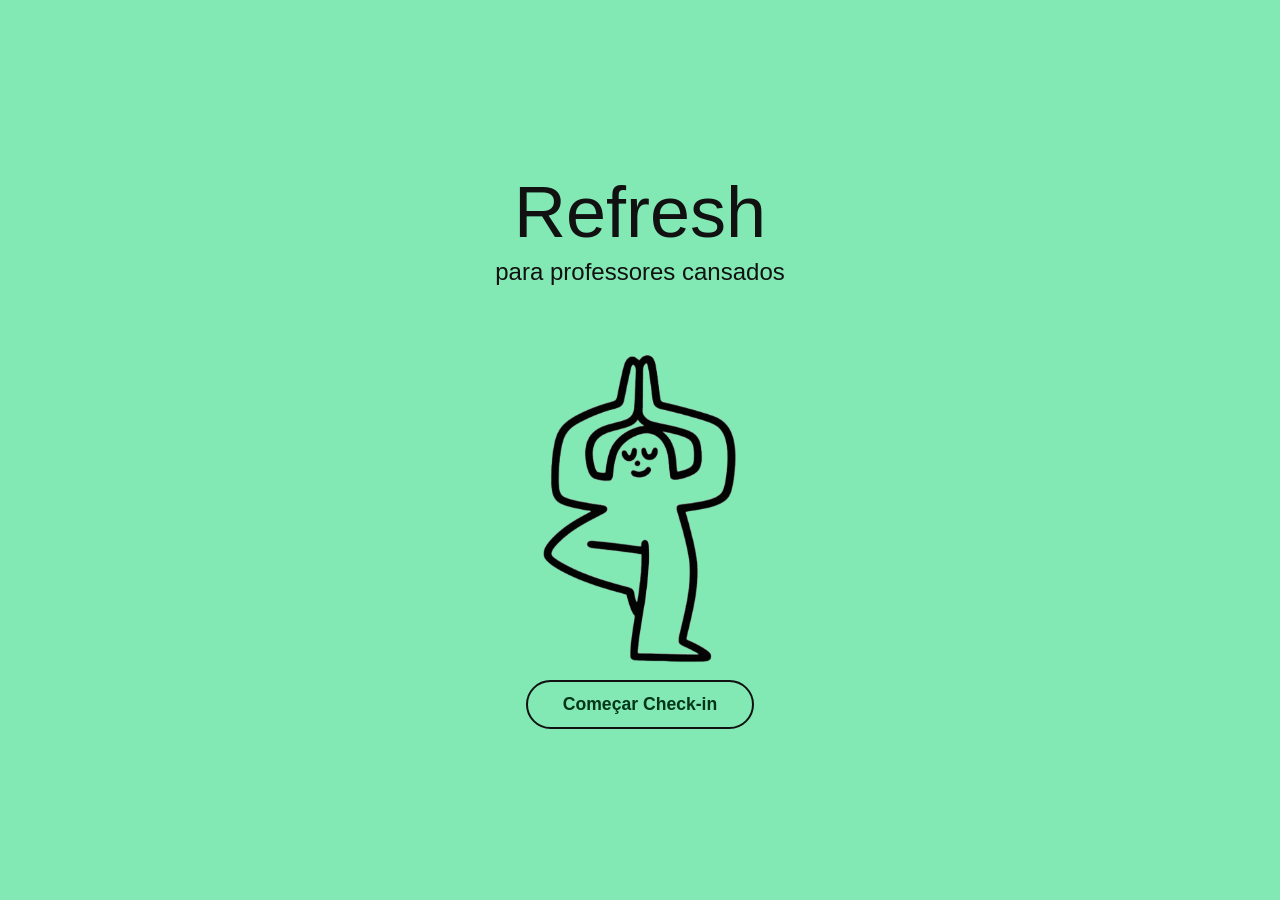
<file: index.html>
<!DOCTYPE html>
<html lang="en">
<head>
    <meta charset="UTF-8">
    <meta name="viewport" content="width=device-width, initial-scale=1.0">
    
    <title>Refresh</title>

    <link rel="stylesheet" href="estilo.css">

</head>
<body>

    <main class="tela-centralizada">
    <h1 class="logo-titulo">Refresh</h1>
    <p class="logo-subtitulo">para professores cansados</p>
    
    <!-- 🌟 ENVELOPE ESTES DOIS ELEMENTOS AQUI: -->
    <div class="bloco-principal">
        <img src="imagens/ImagemLogo.png" alt="Ilustração Refresh" class="logo-imagem">
        <button id="btn-iniciar" class="botao-partida">Começar Check-in</button>
    </div>
</main>


<!-- Modal de humor -->
<dialog id="modal-humor" class="modal">
    <div class="modal-conteudo">
        <h2>Como você está se sentindo hoje?</h2>
        <p>Escolha a opção que melhor descreve seu humor atual:</p>
        
        <div class="opcoes-humor">
            <button class="btn-humor bem" data-humor="bem">
                <span class="emoji">😊</span> Bem
            </button>
            <button class="btn-humor mais-ou-menos" data-humor="medio">
                <span class="emoji">😐</span> Mais ou menos
            </button>
            <button class="btn-humor mal" data-humor="mal">
                <span class="emoji">😢</span> Mal
            </button>
        </div>
        
        <button id="btn-fechar" class="btn-fechar">Fechar</button>
    </div>
</dialog>







<script src="script.js"></script>
</body>
</html>
</file>
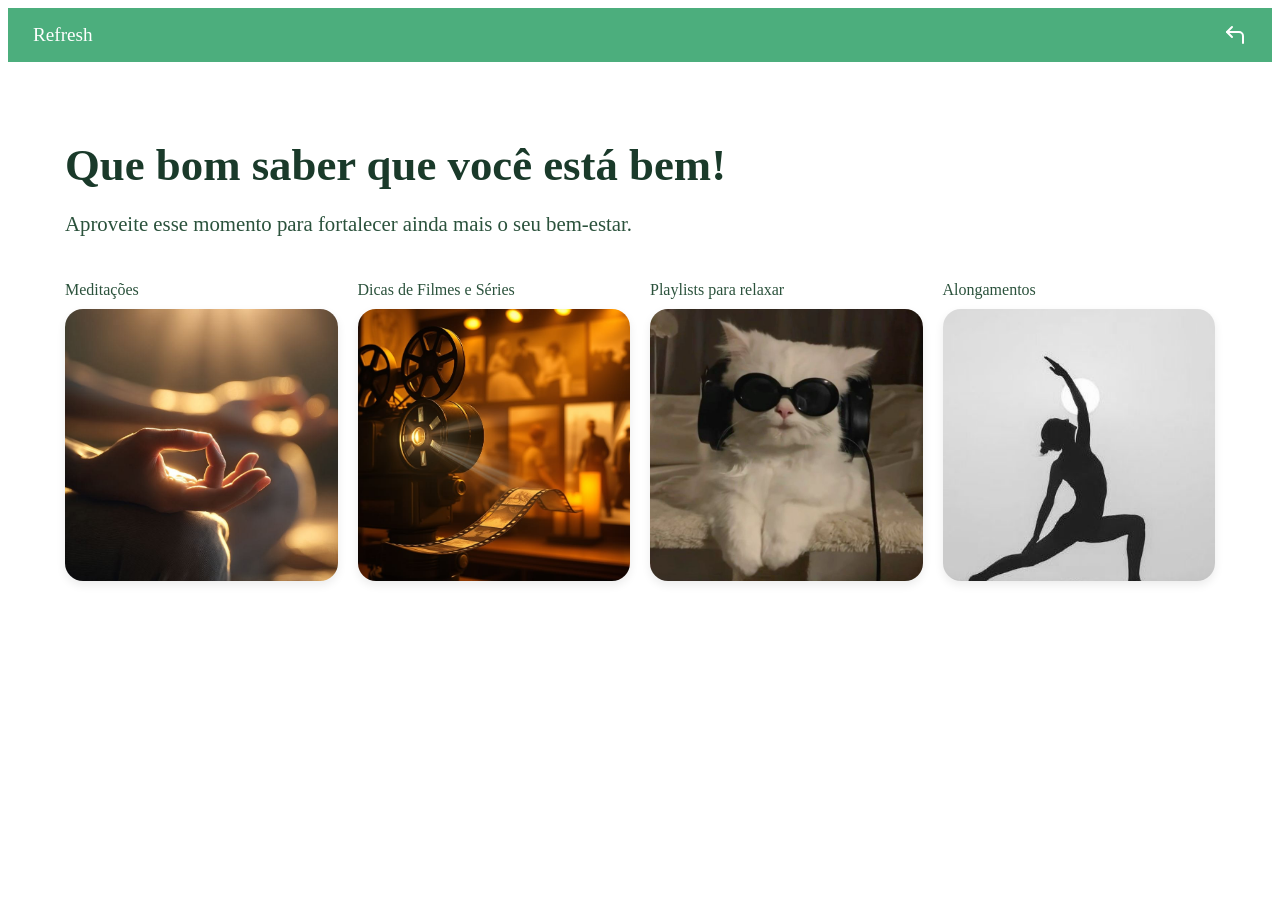
<file: bem.html>
<!DOCTYPE html>
<html lang="pt-BR">
<head>
    <meta charset="UTF-8">
    <meta name="viewport" content="width=device-width, initial-scale=1.0">
    <title>Refresh - Bem-estar</title>
    <link rel="stylesheet" href="humores.css">
</head>
<body>

    <section class="tela-conteudo">
        <!-- Barra Superior -->
        <header class="barra-superior">
            <span class="app-titulo">Refresh</span>
            <!-- O botão de voltar agora é um link simples para a index -->
            <a href="index.html" class="btn-icone-voltar">
                <svg width="24" height="24" viewBox="0 0 24 24" fill="none" stroke="currentColor" stroke-width="2" stroke-linecap="round" stroke-linejoin="round"><path d="M9 14 4 9l5-5"/><path d="M20 20v-7a4 4 0 0 0-4-4H4"/></svg>
            </a>
        </header>

        <!-- Conteúdo Principal -->
        <div class="container-feliz">
            <h1 class="titulo-feliz">Que bom saber que você está bem!</h1>
            <p class="subtitulo-feliz">Aproveite esse momento para fortalecer ainda mais o seu bem-estar.</p>

            <div class="grade-opcoes">
                
                <div class="card-opcao">
                    <a href="https://youtube.com/playlist?list=PLJrVwnnn3RFTD_tnHK1CdqtpLkge8j5H5&si=4eaI9Ne_WtefR90n
" target="_blank" class="card-opcao link-direto">
                    <span class="rotulo-opcao">Meditações</span>
                    <div class="wrapper-imagem">
                        <img src="imagens/meditacao.jpg" alt="Meditações">
                    </div>
                    </a>
                </div>

                <div class="card-opcao">
                    <a href="dicas.html" class="card-opcao link-direto">
    <span class="rotulo-opcao">Dicas de Filmes e Séries</span>
    <div class="wrapper-imagem"><img src="imagens/dicas.jpg" alt="Dicas"></div>
                    </a>
                </div>

                <div class="card-opcao">
                    <a href="playlists.html" class="card-opcao link-direto">
    <span class="rotulo-opcao">Playlists para relaxar</span>
    <div class="wrapper-imagem"><img src="imagens/playlists.jpg" alt="Playlists"></div>
                    </a>
                </div>

                <div class="card-opcao">
                     <a href="https://www.youtube.com/watch?v=Bx2BTrQr-jk&list=PLzCKyqtMEXQ4UocM6k1JszAoHnl11kXhB" target="_blank" class="card-opcao link-direto">
                    <span class="rotulo-opcao">Alongamentos</span>
                    <div class="wrapper-imagem"><img src="imagens/alongamentos.jpg" alt="Alongamentos"></div>
                </div>
                
            </div>
        </div>
    </section>

</body>
</html>
</file>
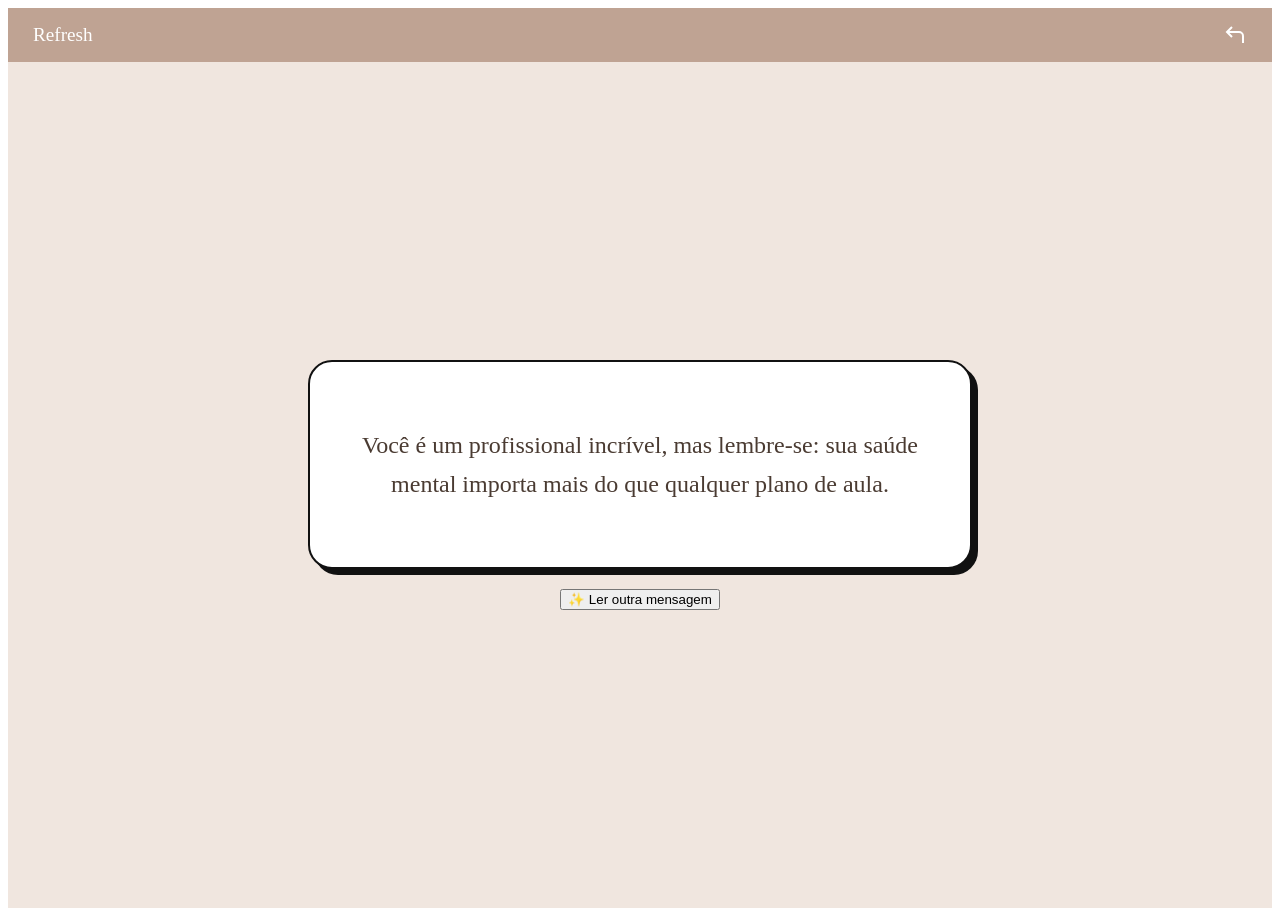
<file: conforto.html>
<!DOCTYPE html>
<html lang="pt-BR">
<head>
    <meta charset="UTF-8">
    <meta name="viewport" content="width=device-width, initial-scale=1.0">
    <title>Recados Acolhedores</title>
    <link rel="stylesheet" href="humores.css">
</head>
<body>
    <section class="tela-conteudo tom-neutro">
        <header class="barra-superior superior-neutro">
            <span class="app-titulo">Refresh</span>
            <a href="medio.html" class="btn-icone-voltar" style="display: flex; text-decoration: none;">
                <svg width="24" height="24" viewBox="0 0 24 24" fill="none" stroke="currentColor" stroke-width="2"><path d="M9 14 4 9l5-5"/><path d="M20 20v-7a4 4 0 0 0-4-4H4"/></svg>
            </a>
        </header>

        <div class="container-recados">
            <!-- Balão de Texto Estilo Ilustração -->
            <div class="balao-recado">
                <p id="texto-recado">Carregando uma mensagem carinhosa para você...</p>
            </div>

            <!-- Botão para sortear nova frase -->
            <button id="btn-novo-recado" class="botao-partida">
                ✨ Ler outra mensagem
            </button>
        </div>
    </section>

    <script>
        // Lista com as frases (você pode adicionar quantas quiser aqui!)
        const frasesAcolhedoras = [
            "Você é um profissional incrível, mas lembre-se: sua saúde mental importa mais do que qualquer plano de aula.",
            "Respire fundo. O que você não conseguiu resolver hoje, pode esperar pelo amanhã.",
            "Sua dedicação transforma vidas, mas você também precisa de cuidado. Tire um momento só seu hoje.",
            "Tudo bem não estar 100% o tempo todo. Você está fazendo o seu melhor com a energia que tem agora.",
            "Educar é um ato de amor, e o primeiro ato de amor deve ser com você mesmo. Descanse.",
            "Seus limites merecem respeito. Dizer 'não' para uma demanda extra é dizer 'sim' para o seu bem-estar.",
            "Lembre-se de comemorar as pequenas vitórias do dia, mesmo que tenha sido apenas sobreviver a uma aula difícil."
        ];

        const textoRecado = document.getElementById('texto-recado');
        const btnNovoRecado = document.getElementById('btn-novo-recado');

        // Função para sortear uma frase sem repetir a atual imediatamente
        let ultimaFraseIndex = -1;
        
        function sortearFrase() {
            let novoIndex;
            do {
                novoIndex = Math.floor(Math.random() * frasesAcolhedoras.length);
            } while (novoIndex === ultimaFraseIndex && frasesAcolhedoras.length > 1);
            
            ultimaFraseIndex = novoIndex;
            textoRecado.innerText = frasesAcolhedoras[novoIndex];
        }

        // Sorteia uma frase assim que a página abre
        window.addEventListener('DOMContentLoaded', sortearFrase);

        // Sorteia uma nova frase ao clicar no botão
        btnNovoRecado.addEventListener('click', sortearFrase);
    </script>
</body>
</html>
</file>
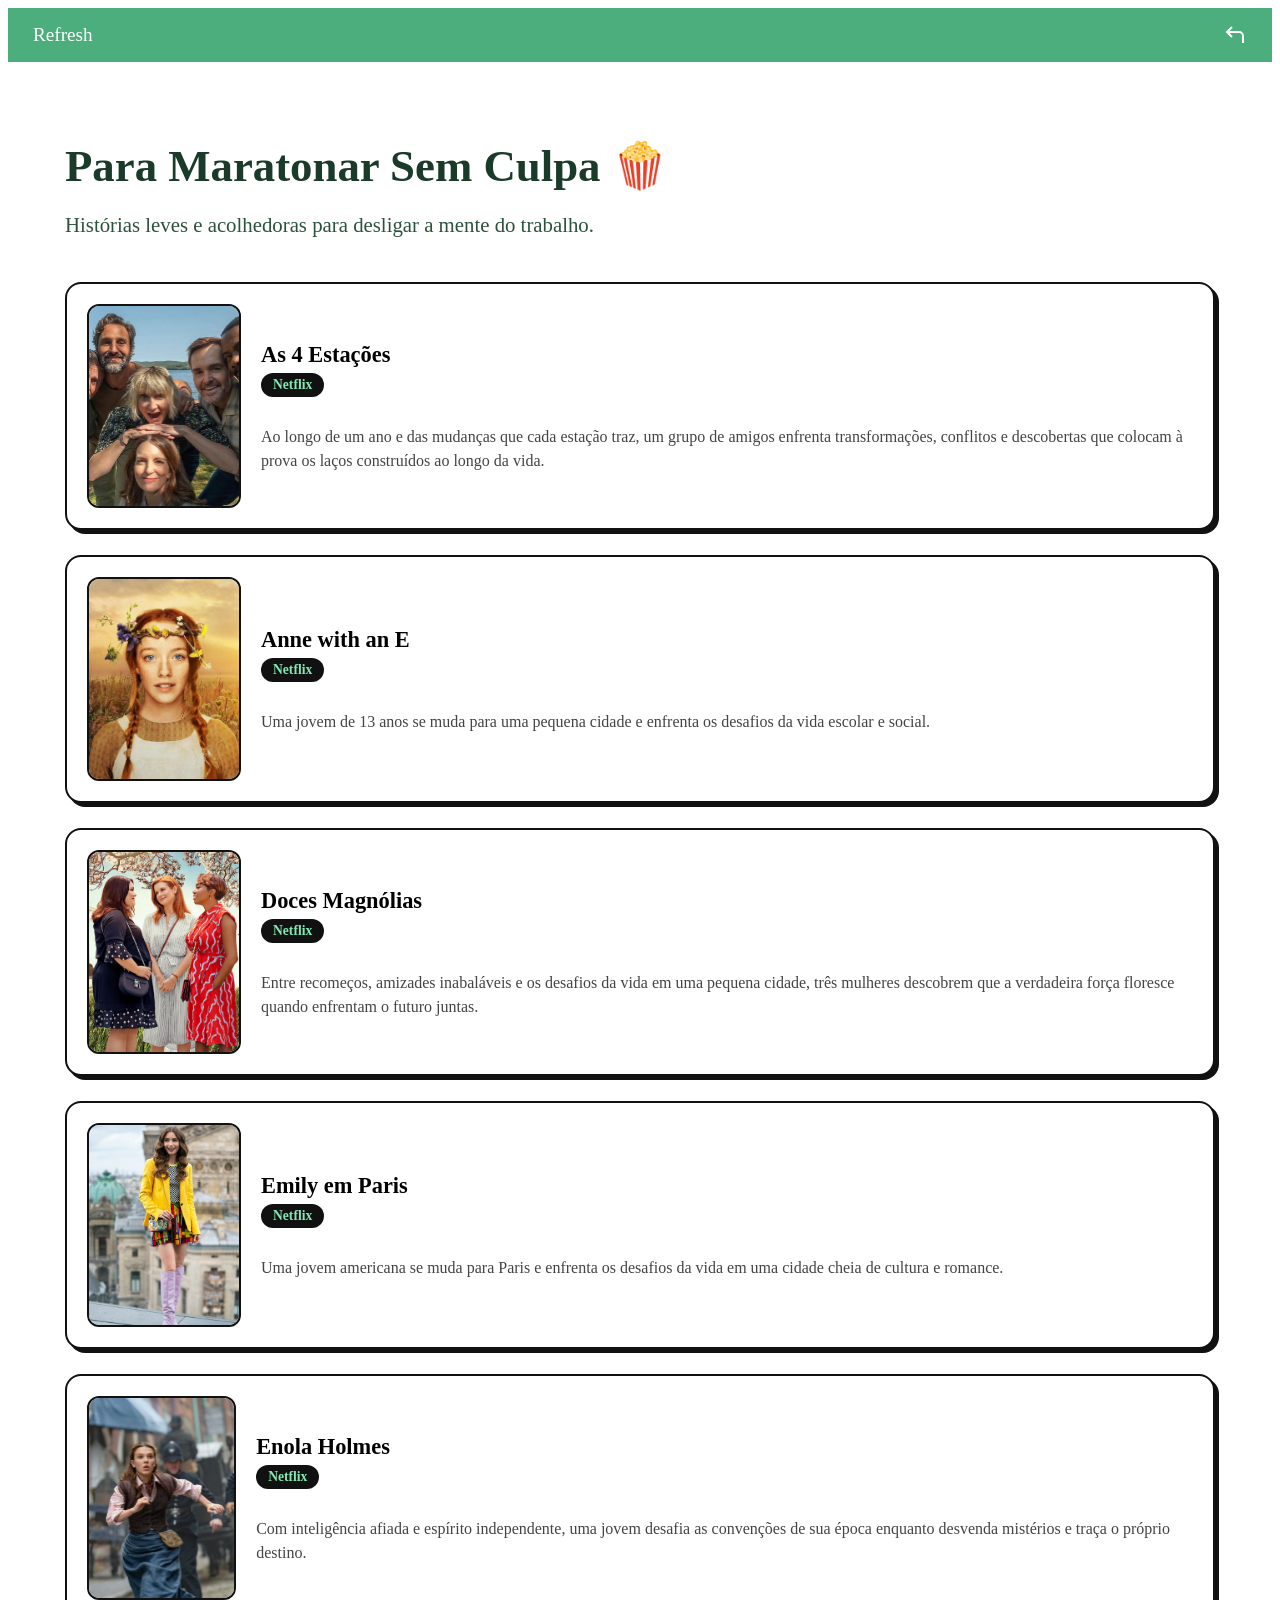
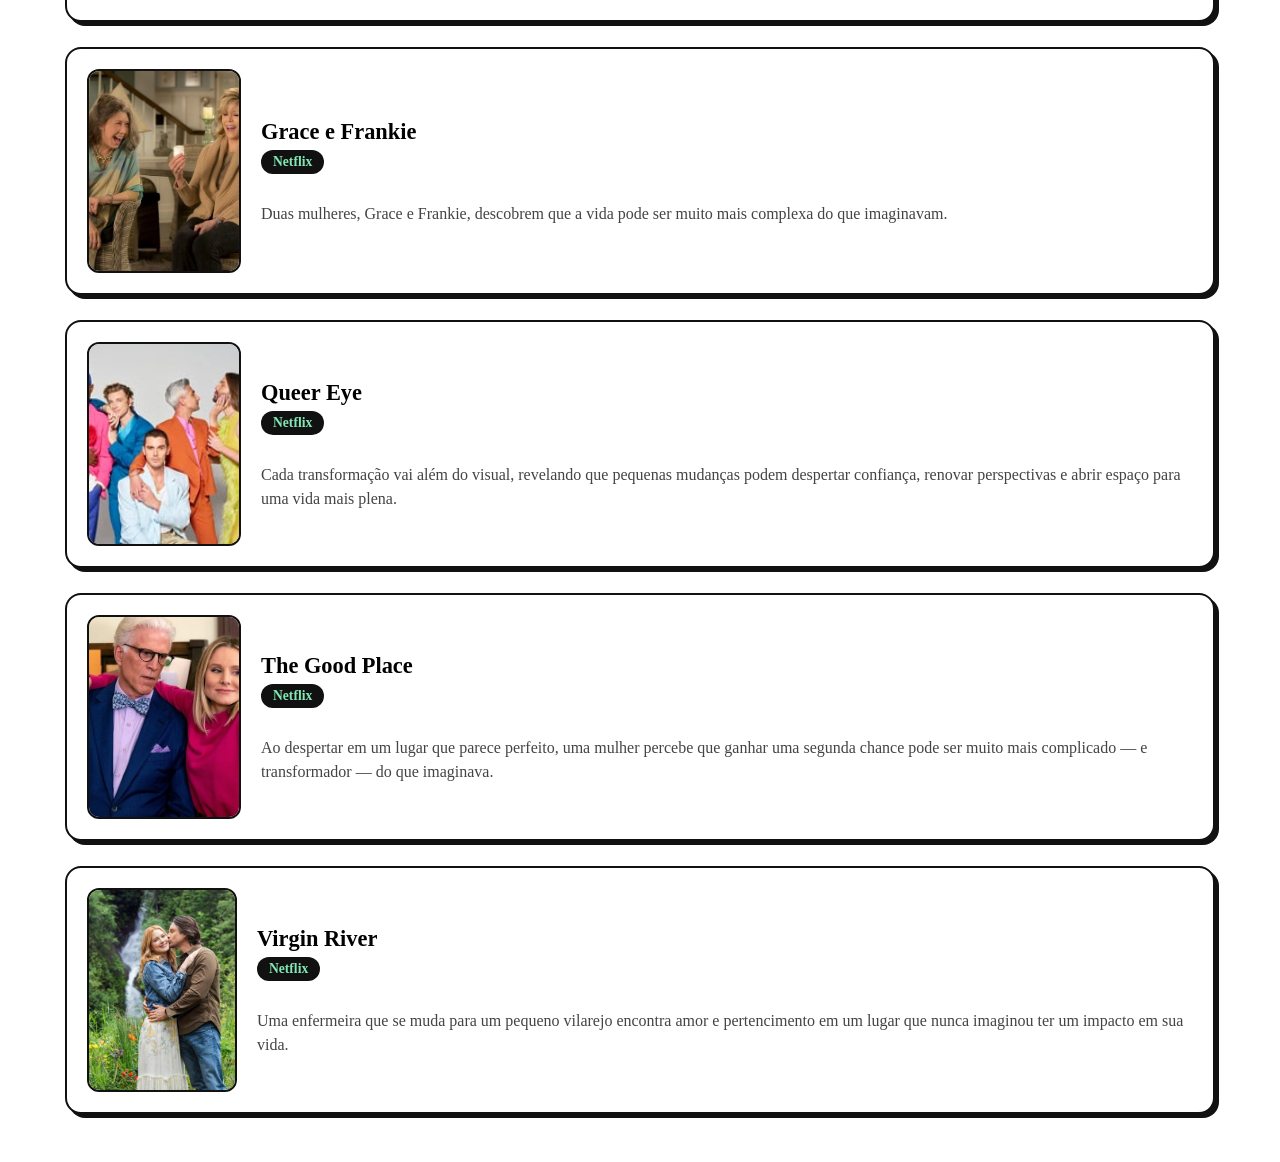
<file: dicas.html>
<!DOCTYPE html>
<html lang="pt-BR">
<head>
    <meta charset="UTF-8">
    <meta name="viewport" content="width=device-width, initial-scale=1.0">
    <title>Dicas de Filmes e Séries</title>
    <link rel="stylesheet" href="humores.css">
</head>
<body>
    <section class="tela-conteudo">
        <header class="barra-superior">
            <span class="app-titulo">Refresh</span>
            <a href="bem.html" class="btn-icone-voltar">
                <svg width="24" height="24" viewBox="0 0 24 24" fill="none" stroke="currentColor" stroke-width="2"><path d="M9 14 4 9l5-5"/><path d="M20 20v-7a4 4 0 0 0-4-4H4"/></svg>
            </a>
        </header>
        <div class="container-feliz">
            <h1 class="titulo-feliz">Para Maratonar Sem Culpa 🍿</h1>
            <p class="subtitulo-feliz">Histórias leves e acolhedoras para desligar a mente do trabalho.</p>
            
            <div class="lista-midias">
                
                <div class="card-midia">
    <img src="imagens/poster05.jpeg" alt="Poster do Filme" class="poster-midia">
    <div class="info-midia">
        <h2>As 4 Estações</h2>
        <span class="badge-streaming">Netflix</span>
        <p>Ao longo de um ano e das mudanças que cada estação traz, um grupo de amigos enfrenta transformações, conflitos e descobertas que colocam à prova os laços construídos ao longo da vida.</p>
    </div>
</div>

<div class="card-midia">
    <img src="imagens/poster08.jpeg" alt="Poster do Filme" class="poster-midia">
    <div class="info-midia">
        <h2>Anne with an E</h2>
        <span class="badge-streaming">Netflix</span>
        <p>Uma jovem de 13 anos se muda para uma pequena cidade e enfrenta os desafios da vida escolar e social.</p>
    </div>
</div>

<div class="card-midia">
    <img src="imagens/poster01.jpeg" alt="Poster do Filme" class="poster-midia">
    <div class="info-midia">
        <h2>Doces Magnólias</h2>
        <span class="badge-streaming">Netflix</span>
        <p>Entre recomeços, amizades inabaláveis e os desafios da vida em uma pequena cidade, três mulheres descobrem que a verdadeira força floresce quando enfrentam o futuro juntas.</p>
    </div>
</div>

<div class="card-midia">
    <img src="imagens/poster04.jpeg" alt="Poster do Filme" class="poster-midia">
    <div class="info-midia">
        <h2>Emily em Paris</h2>
        <span class="badge-streaming">Netflix</span>
        <p>Uma jovem americana se muda para Paris e enfrenta os desafios da vida em uma cidade cheia de cultura e romance.</p>
    </div>
</div>

<div class="card-midia">
    <img src="imagens/poster09.jpeg" alt="Poster do Filme" class="poster-midia">
    <div class="info-midia">
        <h2>Enola Holmes</h2>
        <span class="badge-streaming">Netflix</span>
        <p>Com inteligência afiada e espírito independente, uma jovem desafia as convenções de sua época enquanto desvenda mistérios e traça o próprio destino.</p>
    </div>
</div>

<div class="card-midia">
    <img src="imagens/poster07.jpeg" alt="Poster do Filme" class="poster-midia">
    <div class="info-midia">
        <h2>Grace e Frankie</h2>
        <span class="badge-streaming">Netflix</span>
        <p>Duas mulheres, Grace e Frankie, descobrem que a vida pode ser muito mais complexa do que imaginavam.</p>
    </div>
</div>

<div class="card-midia">
    <img src="imagens/poster03.jpeg" alt="Poster do Filme" class="poster-midia">
    <div class="info-midia">
        <h2>Queer Eye</h2>
        <span class="badge-streaming">Netflix</span>
        <p>Cada transformação vai além do visual, revelando que pequenas mudanças podem despertar confiança, renovar perspectivas e abrir espaço para uma vida mais plena.</p>
    </div>
</div>

<div class="card-midia">
    <img src="imagens/poster06.jpeg" alt="Poster do Filme" class="poster-midia">
    <div class="info-midia">
        <h2>The Good Place</h2>
        <span class="badge-streaming">Netflix</span>
        <p>Ao despertar em um lugar que parece perfeito, uma mulher percebe que ganhar uma segunda chance pode ser muito mais complicado — e transformador — do que imaginava.</p>
    </div>
</div>

<div class="card-midia">
    <img src="imagens/poster02.jpeg" alt="Poster do Filme" class="poster-midia">
    <div class="info-midia">
        <h2>Virgin River</h2>
        <span class="badge-streaming">Netflix</span>
        <p>Uma enfermeira que se muda para um pequeno vilarejo encontra amor e pertencimento em um lugar que nunca imaginou ter um impacto em sua vida.</p>
    </div>
</div>


            </div>
        </div>
    </section>
</body>
</html>
</file>
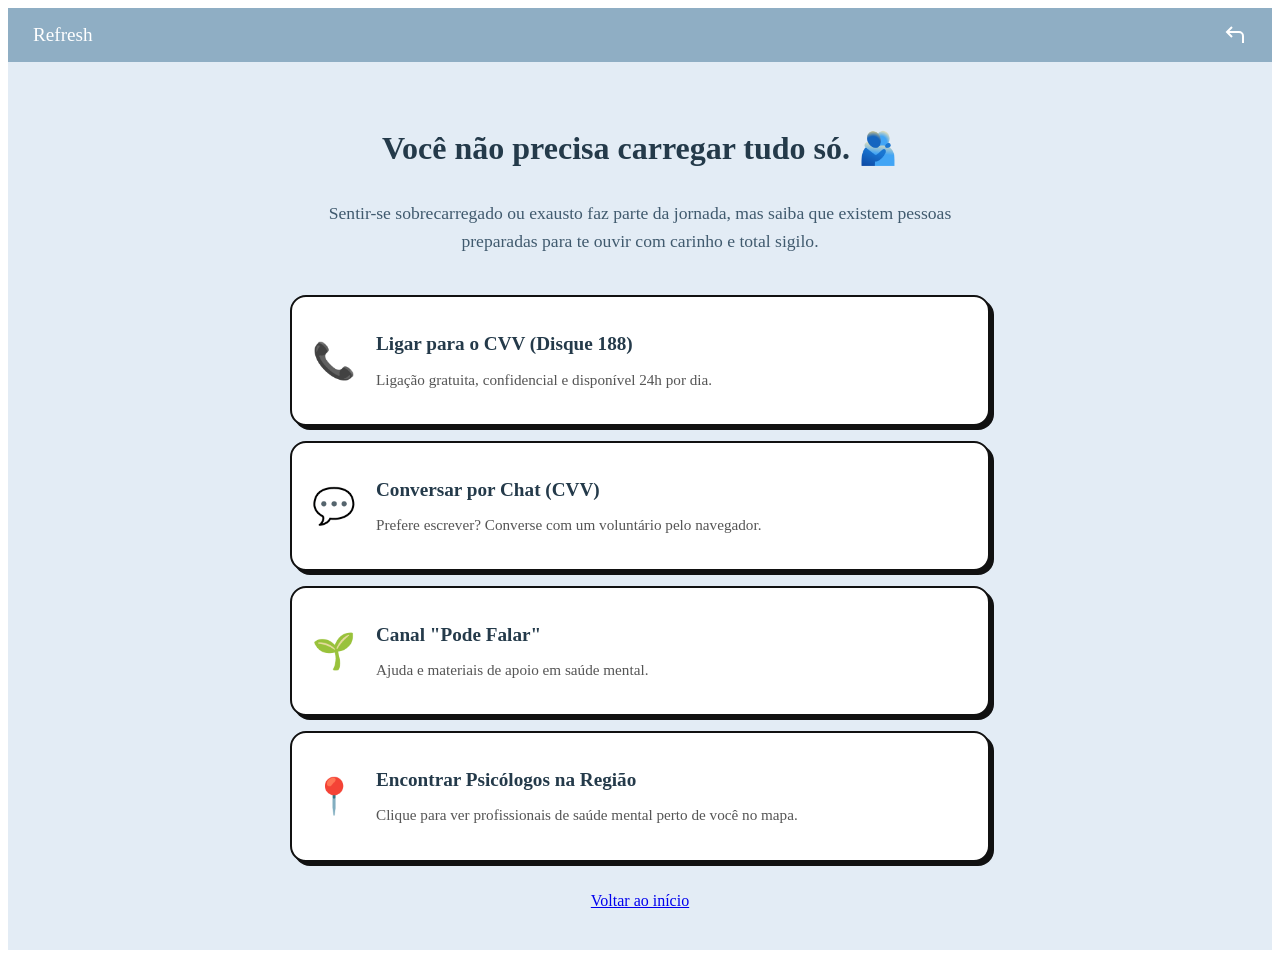
<file: mal.html>
<!DOCTYPE html>
<html lang="pt-BR">
<head>
    <meta charset="UTF-8">
    <meta name="viewport" content="width=device-width, initial-scale=1.0">
    <title>Refresh - Estamos aqui com você</title>
    <link rel="stylesheet" href="humores.css">
</head>
<body>

    <section class="tela-conteudo tom-suave">
        <!-- Barra Superior -->
        <header class="barra-superior superior-suave">
            <span class="app-titulo">Refresh</span>
            <a href="index.html" class="btn-icone-voltar" style="display: flex; text-decoration: none;">
                <svg width="24" height="24" viewBox="0 0 24 24" fill="none" stroke="currentColor" stroke-width="2"><path d="M9 14 4 9l5-5"/><path d="M20 20v-7a4 4 0 0 0-4-4H4"/></svg>
            </a>
        </header>

        <!-- Conteúdo de Apoio -->
        <div class="container-acolhimento">
            <h1 class="titulo-acolhimento">Você não precisa carregar tudo só. 🫂</h1>
            <p class="subtitulo-acolhimento">Sentir-se sobrecarregado ou exausto faz parte da jornada, mas saiba que existem pessoas preparadas para te ouvir com carinho e total sigilo.</p>

            <div class="lista-ajuda">
                <!-- Opção 1: Ligar CVV -->
                <a href="tel:188" class="card-ajuda-item">
                    <span class="emoji-ajuda">📞</span>
                    <div class="texto-ajuda">
                        <h2>Ligar para o CVV (Disque 188)</h2>
                        <p>Ligação gratuita, confidencial e disponível 24h por dia.</p>
                    </div>
                </a>

                <!-- Opção 2: Chat CVV -->
                <a href="https://cvv.org.br" target="_blank" class="card-ajuda-item">
                    <span class="emoji-ajuda">💬</span>
                    <div class="texto-ajuda">
                        <h2>Conversar por Chat (CVV)</h2>
                        <p>Prefere escrever? Converse com um voluntário pelo navegador.</p>
                    </div>
                </a>

                <!-- Opção 3: Pode Falar (UNICEF) -->
                <a href="https://podefalar.org.br" target="_blank" class="card-ajuda-item">
                    <span class="emoji-ajuda">🌱</span>
                    <div class="texto-ajuda">
                        <h2>Canal "Pode Falar"</h2>
                        <p>Ajuda e materiais de apoio em saúde mental.</p>
                    </div>
                </a>

                <!-- Opção 4: Buscar Psicólogos Próximos -->
                <a href="https://www.google.com/search?q=psicologos+perto+de+mim&sca_esv=4f07fa085205f4a4&sxsrf=APpeQnup-CQeFhToY4ZoyREyWpq0qnKIew%3A1782771404567&source=hp&ei=zO5Cap3cH_6n5OUP2faBgA8&iflsig=ABILxe8AAAAAakL83FMIOTSHIFerhoSeQoP7m-WwIvqa&ved=0ahUKEwid8qCCva2VAxX-E7kGHVl7APAQ4dUDCDY&uact=5&oq=psicologos+perto+de+mim&gs_lp=[base64]&sclient=gws-wiz&zx=1782771412741" target="_blank" class="card-ajuda-item">
                <span class="emoji-ajuda">📍</span>
                <div class="texto-ajuda">
                    <h2>Encontrar Psicólogos na Região</h2>
                    <p>Clique para ver profissionais de saúde mental perto de você no mapa.</p>
                </div>
                </a>


            </div>
            
            <a href="index.html" class="botao-partida">Voltar ao início</a>
        </div>
    </section>

</body>
</html>
</file>
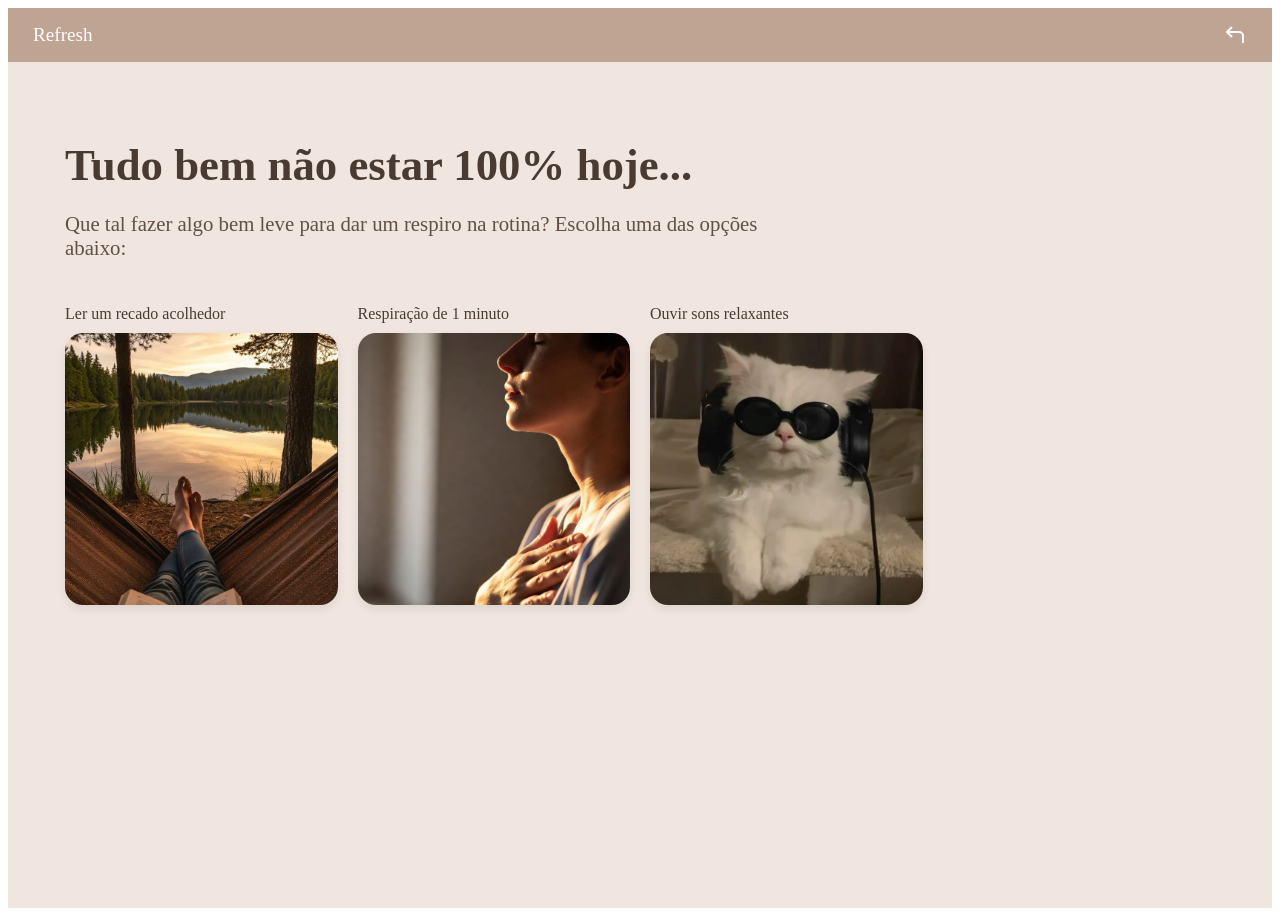
<file: medio.html>
<!DOCTYPE html>
<html lang="pt-BR">
<head>
    <meta charset="UTF-8">
    <meta name="viewport" content="width=device-width, initial-scale=1.0">
    <title>Refresh - Um passo de cada vez</title>
    <link rel="stylesheet" href="humores.css">
</head>
<body>

    <section class="tela-conteudo tom-neutro">
        <!-- Barra Superior -->
        <header class="barra-superior superior-neutro">
            <span class="app-titulo">Refresh</span>
            <a href="index.html" class="btn-icone-voltar">
                <svg width="24" height="24" viewBox="0 0 24 24" fill="none" stroke="currentColor" stroke-width="2"><path d="M9 14 4 9l5-5"/><path d="M20 20v-7a4 4 0 0 0-4-4H4"/></svg>
            </a>
        </header>

        <!-- Conteúdo Principal -->
        <div class="container-feliz">
            <h1 class="titulo-feliz">Tudo bem não estar 100% hoje...</h1>
            <p class="subtitulo-feliz">Que tal fazer algo bem leve para dar um respiro na rotina? Escolha uma das opções abaixo:</p>

            <div class="grade-opcoes">
                <!-- Opção 1: Mensagem Conforto -->
                <div class="card-opcao" id="card-conforto">
                   <a href="conforto.html" class="card-opcao link-direto">
                    <span class="rotulo-opcao">Ler um recado acolhedor</span>
                    <div class="wrapper-imagem"><img src="imagens/conforto.jpg" alt="Recado de Conforto"></div>
                   </a>
                </div>

                <!-- Opção 2: Respiração -->
                <div class="card-opcao" id="card-respiracao">
                    <a href="respiracao.html" class="card-opcao link-direto">
                    <span class="rotulo-opcao">Respiração de 1 minuto</span>
                    <div class="wrapper-imagem"><img src="imagens/respiracao.jpg" alt="Exercício de Respiração"></div>
                    </a>
                </div>

                <!-- Opção 3: Sons Suaves -->
                <!-- Vinculado diretamente ao arquivo de playlists que criamos antes! -->
                <a href="playlists.html" class="card-opcao link-direto">
                    <span class="rotulo-opcao">Ouvir sons relaxantes</span>
                    <div class="wrapper-imagem"><img src="imagens/playlists.jpg" alt="Playlists"></div>
                </a>
            </div>
        </div>
    </section>

</body>
</html>
</file>
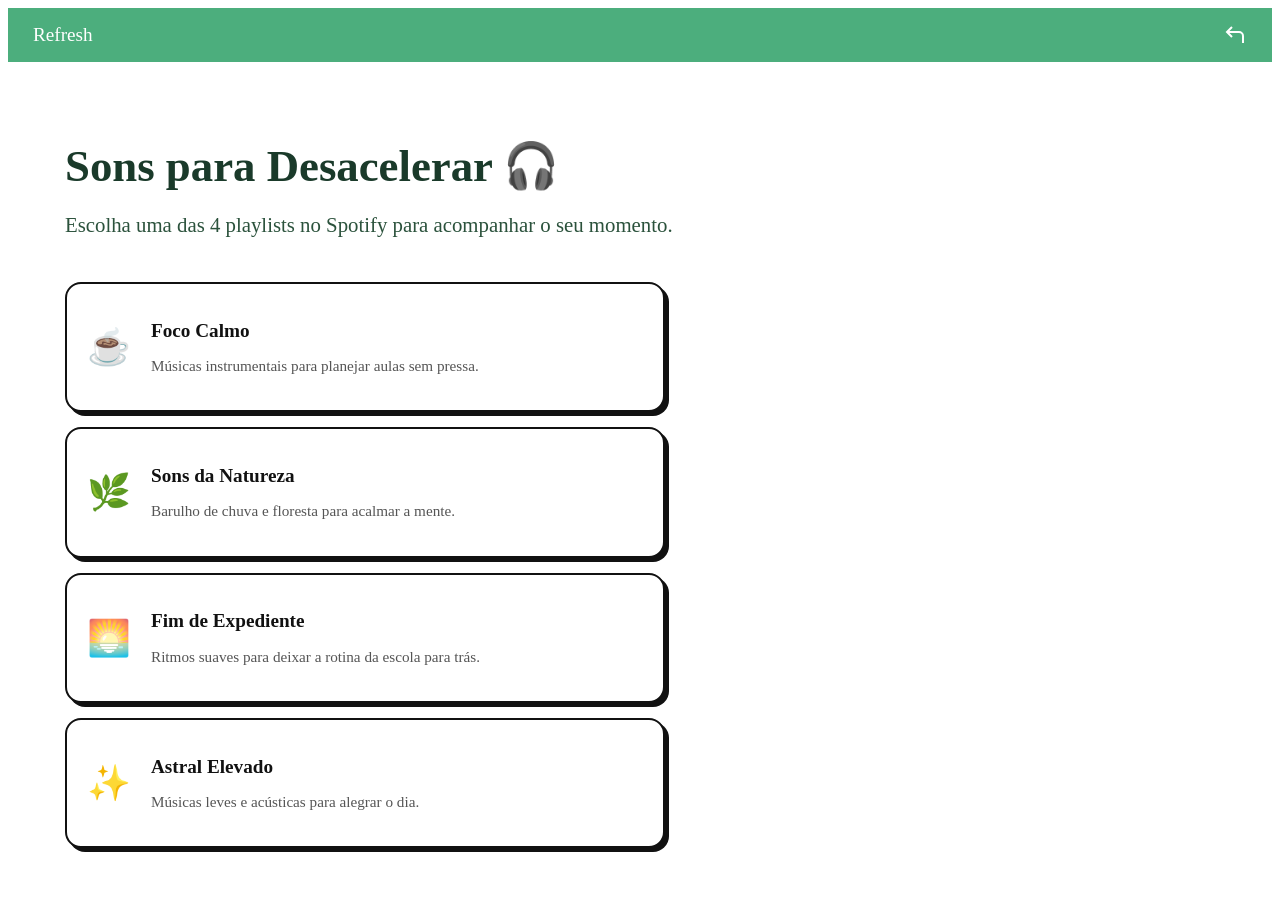
<file: playlists.html>
<!DOCTYPE html>
<html lang="pt-BR">
<head>
    <meta charset="UTF-8">
    <meta name="viewport" content="width=device-width, initial-scale=1.0">
    <title>Playlists para Relaxar</title>
    <link rel="stylesheet" href="humores.css">
</head>
<body>
    <section class="tela-conteudo">
        <header class="barra-superior">
            <span class="app-titulo">Refresh</span>
            <a href="bem.html" class="btn-icone-voltar">
                <svg width="24" height="24" viewBox="0 0 24 24" fill="none" stroke="currentColor" stroke-width="2"><path d="M9 14 4 9l5-5"/><path d="M20 20v-7a4 4 0 0 0-4-4H4"/></svg>
            </a>
        </header>
        
        <div class="container-feliz">
            <h1 class="titulo-feliz">Sons para Desacelerar 🎧</h1>
            <p class="subtitulo-feliz">Escolha uma das 4 playlists no Spotify  para acompanhar o seu momento.</p>
            
            <div class="lista-playlists">
                <!-- Playlist 1 -->
                <a href="https://open.spotify.com/playlist/0i71VnPV15yJzAgh9MZU3J?si=ZSTEAhUIRymWI9pDsPd8-w&pi=hr2I4vZJS3eas
" target="_blank" class="card-playlist-item">
                    <span class="emoji-playlist">☕</span>
                    <div class="texto-playlist">
                        <h2>Foco Calmo</h2>
                        <p>Músicas instrumentais para planejar aulas sem pressa.</p>
                    </div>
                </a>

                <!-- Playlist 2 -->
                <a href="https://open.spotify.com/playlist/4p2S0MyPgRlSjjVdluePCs?si=uYYs41DEQQOsJIH0rsQbkg&pi=vOfXjlWoQMuCE
" target="_blank" class="card-playlist-item">
                    <span class="emoji-playlist">🌿</span>
                    <div class="texto-playlist">
                        <h2>Sons da Natureza</h2>
                        <p>Barulho de chuva e floresta para acalmar a mente.</p>
                    </div>
                </a>

                <!-- Playlist 3 -->
                <a href="https://open.spotify.com/playlist/6FBVaDV6P19kZYZNEEyPCu?si=hQLrFn-bT267y8w-yVz7xA
" target="_blank" class="card-playlist-item">
                    <span class="emoji-playlist">🌅</span>
                    <div class="texto-playlist">
                        <h2>Fim de Expediente</h2>
                        <p>Ritmos suaves para deixar a rotina da escola para trás.</p>
                    </div>
                </a>

                <!-- Playlist 4 -->
                <a href="https://open.spotify.com/playlist/37i9dQZF1DWUIDYTCle9M9?si=OD9UjWZcQHa-GgWDfsceHw
" target="_blank" class="card-playlist-item">
                    <span class="emoji-playlist">✨</span>
                    <div class="texto-playlist">
                        <h2>Astral Elevado</h2>
                        <p>Músicas leves e acústicas para alegrar o dia.</p>
                    </div>
                </a>
            </div>
        </div>
    </section>
</body>
</html>
</file>
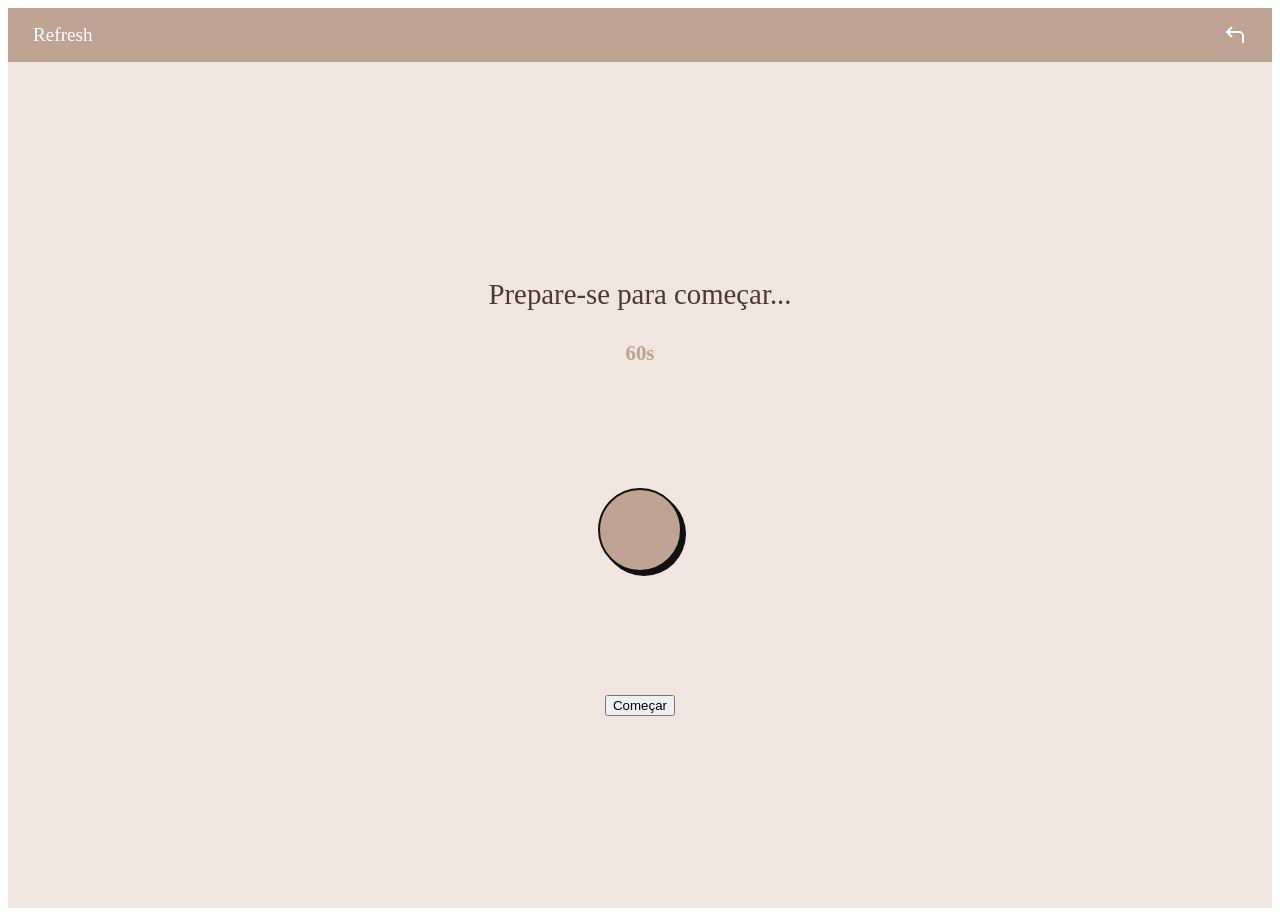
<file: respiracao.html>
<!DOCTYPE html>
<html lang="pt-BR">
<head>
    <meta charset="UTF-8">
    <meta name="viewport" content="width=device-width, initial-scale=1.0">
    <title>Respiração Guiada</title>
    <link rel="stylesheet" href="humores.css">
</head>
<body>
    <section class="tela-conteudo tom-neutro">
        <header class="barra-superior superior-neutro">
            <span class="app-titulo">Refresh</span>
            <!-- Ajuste definitivo na tag de voltar -->
            <a href="medio.html" class="btn-icone-voltar" style="display: flex; text-decoration: none;">
                <svg width="24" height="24" viewBox="0 0 24 24" fill="none" stroke="currentColor" stroke-width="2"><path d="M9 14 4 9l5-5"/><path d="M20 20v-7a4 4 0 0 0-4-4H4"/></svg>
            </a>
        </header>

        <div class="container-respiracao">
            <h1 id="instrucao">Prepare-se para começar...</h1>
            <p id="cronometro">60s</p>

            <div class="guia-respiracao-container">
                <div id="circulo-guia" class="circulo-guia"></div>
            </div>

            <!-- Botão de Iniciar -->
            <button id="btn-respirar" class="botao-partida">Começar</button>
            
            <!-- NOVO: Botão de Recomeçar (Começa escondido) -->
            <button id="btn-recomeçar" class="botao-partida escondida">Respirar novamente</button>
        </div>
    </section>

    <script>
        const btnRespirar = document.getElementById('btn-respirar');
        const btnRecomeçar = document.getElementById('btn-recomeçar');
        const instrucao = document.getElementById('instrucao');
        const cronometro = document.getElementById('cronometro');
        const circuloGuia = document.getElementById('circulo-guia');

        let tempoRestante = 60;
        let timer;
        let animacao;

        // Dispara o início do exercício
        btnRespirar.addEventListener('click', () => {
            btnRespirar.classList.add('escondida');
            iniciarExercicio();
        });

        // Dispara o reinício do exercício
        btnRecomeçar.addEventListener('click', () => {
            btnRecomeçar.classList.add('escondida');
            tempoRestante = 60;
            cronometro.innerText = "60s";
            iniciarExercicio();
        });

        function iniciarExercicio() {
            let ciclo = () => {
                instrucao.innerText = "Inspire...";
                circuloGuia.classList.add('expandir');
                
                setTimeout(() => {
                    if (tempoRestante > 0) {
                        instrucao.innerText = "Expire...";
                        circuloGuia.classList.remove('expandir');
                    }
                }, 4000);
            };

            ciclo(); 
            animacao = setInterval(ciclo, 8000); 

            timer = setInterval(() => {
                tempoRestante--;
                cronometro.innerText = `${tempoRestante}s`;

                if (tempoRestante <= 0) {
                    clearInterval(timer);
                    clearInterval(animacao);
                    instrucao.innerText = "Parabéns! Você concluiu. 🤍";
                    circuloGuia.classList.remove('expandir');
                    
                    // Mostra o botão de recomeçar ao final
                    btnRecomeçar.classList.remove('escondida');
                }
            }, 1000);
        }
    </script>
</body>
</html>
</file>
<file: estilo.css>
/* ==========================================
   1. ESTILO BASE (MOBILE FIRST)
   ========================================== */
* {
    box-sizing: border-box;
    margin: 0;
    padding: 0;
}

/* ==========================================
   TRAVA DE COR E COMPATIBILIDADE MOBILE
   ========================================== */
/* ==========================================
   BLINDAGEM CONTRA MODO ESCURO FORÇADO DO CELULAR
   ========================================== */
/* ==========================================
   BLINDAGEM CORRETA DE COR PARA MOBILE
   ========================================== */
html, body {
    width: 100%;
    min-height: 100vh;
    margin: 0;
    padding: 0;
    font-family: 'Segoe UI', Tahoma, Geneva, Verdana, sans-serif;
    overflow-x: hidden;

    /* 🌟 O TRUQUE DA IMAGEM ESTÁTICA: */
    /* Transformamos o verde menta em um degradê de uma cor só. O celular não consegue inverter isso! */
    background: linear-gradient(#82e9b4, #82e9b4) !important;
    background-color: #82e9b4 !important;
    
    /* Mantém o texto escuro fixo */
    color: #111111 !important; 
    
    /* Configuração padrão segura */
    color-scheme: light;
}




/* 1. O novo container dos dois elementos unidos */
.bloco-principal {
    display: flex;
    flex-direction: column;
    align-items: center;
    justify-content: center;
    width: 100%;
}

body {
    font-family: 'Segoe UI', Tahoma, Geneva, Verdana, sans-serif;
    background-color: #8defbf; /* Cor verde menta aproximada da sua imagem */
    color: #111111;            /* Cor do texto escura */
}

.tela-centralizada {
    display: flex;
    flex-direction: column;   
    justify-content: center;  /* Força tudo a se agrupar no centro vertical, colados */
    align-items: center;      
    width: 100%;
    min-height: 100vh;        
    padding: 20px;            /* Diminuído para dar mais espaço vertical */
    text-align: center;       
}

/* Ajustes dos textos para celular */
.logo-titulo {
    font-size: 3rem;          /* Tamanho grande e responsivo para o título */
    font-weight: 300;         /* Deixa a fonte mais fina, idêntica à imagem */
    margin-bottom: 5px;
}

.logo-subtitulo {
    font-size: 1.1rem;
    font-weight: 400;
    margin-bottom: 40px;      /* Dá um espaço maior antes de vir a imagem */
}

/* 2. Deixa a imagem com tamanho fixo e controlado */
.logo-imagem {
    max-width: 160px;
    width: 100%;
    height: auto;
    display: block;
    margin: 0 auto; /* Remove margens inferiores que empurram o botão */
}


/* ==========================================
   2. MEDIA QUERY (Para computadores/telas maiores)
   ========================================== */
@media (min-width: 768px) {
    .logo-titulo {
        font-size: 4.5rem;    /* O título cresce um pouco em telas grandes */
    }

    .logo-subtitulo {
        font-size: 1.5rem;    /* O subtítulo cresce proporcionalmente */
    }

    .logo-imagem {
        max-width: 240px;     /* A imagem ganha mais destaque em telas grandes */
    }
}


/*Botão de partida*/
/* 3. O botão agora ganha o controle real de aproximação */
.botao-partida {
    display: flex;     
    justify-content: center;
    align-items: center;
    background-color: transparent;
    color: #023618;
    border: 2px solid #111111; 
    padding: 12px 35px;       
    font-size: 1.1rem;
    font-weight: 600;
    border-radius: 30px;      
    cursor: pointer;
    width: max-content;
    
    /* 🌟 O CONTROLE REAL: */
    margin-top: 15px !important; /* Define exatamente quantos pixels ele fica longe do boneco */
    margin-bottom: 0;
    margin-left: auto;
    margin-right: auto;
    
    transition: all 0.2s ease;
}



/* ==========================================
   ESTRUTURA DO MODAL RESPONSIVO
   ========================================== */
.modal {
    border: 2px solid #111111;
    border-radius: 16px;
    padding: 0;
    max-width: 450px;
    width: 90%; /* Ocupa quase toda a tela no celular */
    margin: auto; /* Centraliza perfeitamente na tela */
    background: #ffffff;
}

/* Efeito escuro/borrado atrás do modal */
.modal::backdrop {
    background-color: rgba(0, 0, 0, 0.4);
    backdrop-filter: blur(3px);
}

.modal-conteudo {
    padding: 30px 20px;
    text-align: center;
}

.modal-conteudo h2 {
    font-size: 1.5rem;
    margin-bottom: 10px;
    color: #111111;
}

.modal-conteudo p {
    font-size: 1rem;
    color: #555555;
    margin-bottom: 25px;
}

/* Alinhamento dos botões de humor */
.opcoes-humor {
    display: flex;
    flex-direction: column; /* Empilhados no celular */
    gap: 12px;
    margin-bottom: 25px;
}

.btn-humor {
    display: flex;
    align-items: center;
    justify-content: center;
    gap: 10px;
    padding: 14px;
    border: 2px solid #111111;
    border-radius: 12px;
    background: #f9f9f9;
    font-size: 1.1rem;
    font-weight: 500;
    cursor: pointer;
    transition: transform 0.1s ease;
}

.btn-humor:active {
    transform: scale(0.98); /* Feedback de clique no celular */
}

/* Cores sutis de hover para cada humor */
.btn-humor.bem:hover { background-color: #d1fae5; }
.btn-humor.mais-ou-menos:hover { background-color: #fef3c7; }
.btn-humor.mal:hover { background-color: #fee2e2; }

.btn-fechar {
    background: none;
    border: none;
    color: #777777;
    text-decoration: underline;
    cursor: pointer;
    font-size: 0.9rem;
}

/* Media Query para telas maiores */
@media (min-width: 600px) {
    .opcoes-humor {
        flex-direction: row; /* Ficam lado a lado em computadores */
    }
    .btn-humor {
        flex: 1;
        flex-direction: column; /* Emoji em cima, texto embaixo */
        padding: 20px 10px;
    }
    .btn-humor .emoji {
        font-size: 1.8rem;
    }
}
</file>
<file: humores.css>
/******Tela feliz*******/
.tela-conteudo {
    width: 100%;
    min-height: 100vh;
    display: flex;
    flex-direction: column;
    overflow-x: hidden;      /* 🌟 IMPEDE O VAZAMENTO DA TELA PARA O LADO */
    box-sizing: border-box;  /* 🌟 FAZ OS ESPAÇOS CABEREM DENTRO DA TELA */
}

/* Barra Superior Fixa */
.barra-superior {
    width: 100%;
    display: flex;
    justify-content: space-between;
    align-items: center;
    padding: 15px 25px;
    background-color: #4cae7d; 
    color: #ffffff;
    box-sizing: border-box;  /* 🌟 EVITA QUE A BARRA EMPURRE A TELA */
}

.app-titulo {
    font-size: 1.2rem;
    font-weight: 500;
}

.btn-icone-voltar {
    background: none;
    border: none;
    color: #ffffff;
    cursor: pointer;
    display: flex;
    align-items: center;
    justify-content: center;
    transition: transform 0.2s ease;
}

.btn-icone-voltar:hover {
    transform: scale(1.1);
}

/* Container do Conteúdo */
.container-feliz {
    padding: 40px 25px;
    max-width: 1200px;
    width: 100%;
    margin: 0 auto;
    box-sizing: border-box;  /* 🌟 CONTROLA A LARGURA EXATA */
}

.titulo-feliz {
    font-size: 2.2rem;
    font-weight: bold;
    color: #1a3a2a;
    margin-bottom: 15px;
    text-align: left;
}

.subtitulo-feliz {
    font-size: 1.3rem;
    color: #2b523c;
    margin-bottom: 45px;
    max-width: 700px;
    text-align: left;
}

/* Grade de Opções (Padrão Celular: uma embaixo da outra) */
.grade-opcoes {
    display: grid;
    grid-template-columns: 1fr; /* 1 coluna apenas no celular */
    gap: 25px;
}

.card-opcao {
    display: flex;
    flex-direction: column;
    gap: 10px;
    cursor: pointer;
}

.rotulo-opcao {
    font-size: 1rem;
    font-weight: 500;
    color: #2b523c;
}

/* Força os blocos de imagem a serem quadrados e redondos */
.wrapper-imagem {
    width: 100%;
    aspect-ratio: 1 / 1; /* Mantém a proporção perfeitamente quadrada */
    border-radius: 18px;  /* Cantos suavizados como no anexo */
    overflow: hidden;     /* Corta a imagem para não vazar a borda redonda */
    box-shadow: 0 4px 10px rgba(0, 0, 0, 0.08);
    transition: transform 0.2s ease;
}

.wrapper-imagem img {
    width: 100%;
    height: 100%;
    object-fit: cover; /* Garante que a foto preencha o quadrado sem se achatar */
}

/* Efeito ao passar o mouse */
.card-opcao:hover .wrapper-imagem {
    transform: translateY(-5px);
}

/* ==========================================
   MEDIA QUERY PARA RESPONSIVIDADE (TABLET / PC)
   ========================================== */
@media (min-width: 768px) {
    .titulo-feliz {
        font-size: 2.8rem;
    }
    
    /* Cria as 4 colunas lado a lado perfeitamente divididas */
    .grade-opcoes {
        grid-template-columns: repeat(4, 1fr); 
        gap: 20px;
    }
}


/*Meditação*/
/* Mantém o visual do link idêntico aos cards */
.link-direto {
    text-decoration: none;
    color: inherit;
    display: flex;
}

/*Dicas de Filmes e Series*/
/* Layout da Lista de Dicas */
.lista-midias {
    display: flex;
    flex-direction: column;
    gap: 25px;
}
.card-midia {
    background: #ffffff;
    border: 2px solid #111111;
    border-radius: 16px;
    padding: 20px;
    display: flex;
    flex-direction: column; /* Mobile first */
    gap: 20px;
    box-shadow: 4px 4px 0px #111111;
}
.poster-midia {
    width: 100%;
    max-height: 250px;
    object-fit: cover;
    border-radius: 12px;
    border: 2px solid #111111;
}
.info-midia h2 {
    font-size: 1.4rem;
    margin-bottom: 5px;
}
.badge-streaming {
    display: inline-block;
    background: #111111;
    color: #82e9b4;
    padding: 4px 12px;
    border-radius: 20px;
    font-size: 0.85rem;
    font-weight: bold;
    margin-bottom: 12px;
}
.info-midia p {
    color: #444444;
    line-height: 1.5;
}

/* Responsividade para Telas Grandes */
@media (min-width: 768px) {
    .card-midia {
        flex-direction: row; /* Fica lado a lado no PC */
        align-items: center;
    }
    .poster-midia {
        width: 150px;
        height: 200px;
    }
}

/*****Playlists******/
/* Layout da Lista de Playlists */
.lista-playlists {
    display: flex;
    flex-direction: column;
    gap: 15px;
    max-width: 600px; /* Mantém uma largura bonita no PC */
    width: 100%;
}

.card-playlist-item {
    display: flex;
    align-items: center;
    gap: 20px;
    background: #ffffff;
    border: 2px solid #111111;
    border-radius: 16px;
    padding: 20px;
    text-decoration: none;
    color: #111111;
    box-shadow: 4px 4px 0px #111111;
    transition: transform 0.2s ease, box-shadow 0.2s ease;
}

.card-playlist-item:hover {
    transform: translateY(-2px);
    box-shadow: 6px 6px 0px #111111;
    background-color: #1DB954; /* Ganha a cor do Spotify no hover */
    color: #ffffff;
}

/* Garante que o texto de dentro mude de cor junto no hover */
.card-playlist-item:hover .texto-playlist p {
    color: #e2fceb;
}

.emoji-playlist {
    font-size: 2.2rem;
}

.texto-playlist h2 {
    font-size: 1.2rem;
    margin-bottom: 4px;
}

.texto-playlist p {
    font-size: 0.95rem;
    color: #555555;
}





/*Tela mais ou menos*/
/* Tons específicos para a página "Mais ou Menos" */
.tela-conteudo.tom-neutro {
    background-color: #f0e6df; /* Um tom areia/creme bem confortável para os olhos */
}

.barra-superior.superior-neutro {
    background-color: #bfa393; /* Um marrom/bege acinzentado suave para o topo */
}

.tom-neutro .titulo-feliz {
    color: #4a3b32;
}

.tom-neutro .subtitulo-feliz {
    color: #615045;
}

.tom-neutro .rotulo-opcao {
    color: #4a3b32;
}


/*Respiração*/
/* Container Central da Respiração */
.container-respiracao {
    display: flex;
    flex-direction: column;
    align-items: center;
    justify-content: center;
    flex: 1;
    padding: 20px;
    text-align: center;
}

#instrucao {
    font-size: 1.8rem;
    color: #4a3b32;
    margin-bottom: 10px;
    font-weight: 500;
}

#cronometro {
    font-size: 1.3rem;
    color: #bfa393;
    font-weight: bold;
    margin-bottom: 40px;
}

/* Área do Círculo */
.guia-respiracao-container {
    width: 250px;
    height: 250px;
    display: flex;
    align-items: center;
    justify-content: center;
    margin-bottom: 40px;
}

.circulo-guia {
    width: 80px;
    height: 80px;
    background-color: #bfa393;
    border: 2px solid #111111;
    border-radius: 50%;
    box-shadow: 4px 4px 0px #111111;
    transition: all 4s ease-in-out; /* Controla a suavidade da respiração (4 segundos) */
}

/* Classe aplicada pelo JS para fazer o círculo inflar */
.circulo-guia.expandir {
    width: 220px;
    height: 220px;
    background-color: #ffffff;
}

.escondida {
    display: none !important;
}

/*Recados de conforto*/
/* Container de Recados */
.container-recados {
    display: flex;
    flex-direction: column;
    align-items: center;
    justify-content: center;
    flex: 1;
    padding: 30px 20px;
    max-width: 600px;
    width: 100%;
    margin: 0 auto;
}

/* O Balão Estilo Cartoon/Ilustração */
.balao-recado {
    background: #ffffff;
    border: 2px solid #111111;
    border-radius: 24px;
    padding: 40px 30px;
    box-shadow: 6px 6px 0px #111111; /* Sombra sólida preta igual aos cartões */
    margin-bottom: 20px;
    position: relative;
    width: 100%;
}

#texto-recado {
    font-size: 1.3rem;
    line-height: 1.6;
    color: #4a3b32;
    font-weight: 500;
    text-align: center;
}

/* Deixa o texto ligeiramente maior no computador */
@media (min-width: 768px) {
    #texto-recado {
        font-size: 1.5rem;
    }
}




/*Tela triste*/
/* Paleta acolhedora para a página "Mal" */
.tela-conteudo.tom-suave {
    background-color: #e3ecf5; /* Azul acinzentado bem leve e calmo */
}

.barra-superior.superior-suave {
    background-color: #8faec4; /* Azul pastel para o topo */
}

.container-acolhimento {
    display: flex;
    flex-direction: column;
    align-items: center;
    justify-content: center;
    flex: 1;
    padding: 40px 25px;
    max-width: 700px;
    width: 100%;
    margin: 0 auto;
    text-align: center;
}

.titulo-acolhimento {
    font-size: 2rem;
    font-weight: bold;
    color: #243a4a;
    margin-bottom: 15px;
}

.subtitulo-acolhimento {
    font-size: 1.1rem;
    color: #405a6e;
    margin-bottom: 40px;
    line-height: 1.6;
}

/* Lista de Cartões de Ajuda */
.lista-ajuda {
    display: flex;
    flex-direction: column;
    gap: 15px;
    width: 100%;
    margin-bottom: 30px;
}

.card-ajuda-item {
    display: flex;
    align-items: center;
    gap: 20px;
    background: #ffffff;
    border: 2px solid #111111;
    border-radius: 16px;
    padding: 20px;
    text-decoration: none;
    color: #111111;
    box-shadow: 4px 4px 0px #111111;
    text-align: left;
    transition: transform 0.2s ease;
}

.card-ajuda-item:hover {
    transform: translateY(-2px);
    background-color: #f7fafd;
}

.emoji-ajuda {
    font-size: 2.2rem;
}

.texto-ajuda h2 {
    font-size: 1.2rem;
    margin-bottom: 4px;
    color: #243a4a;
}

.texto-ajuda p {
    font-size: 0.95rem;
    color: #555555;
}
</file>
